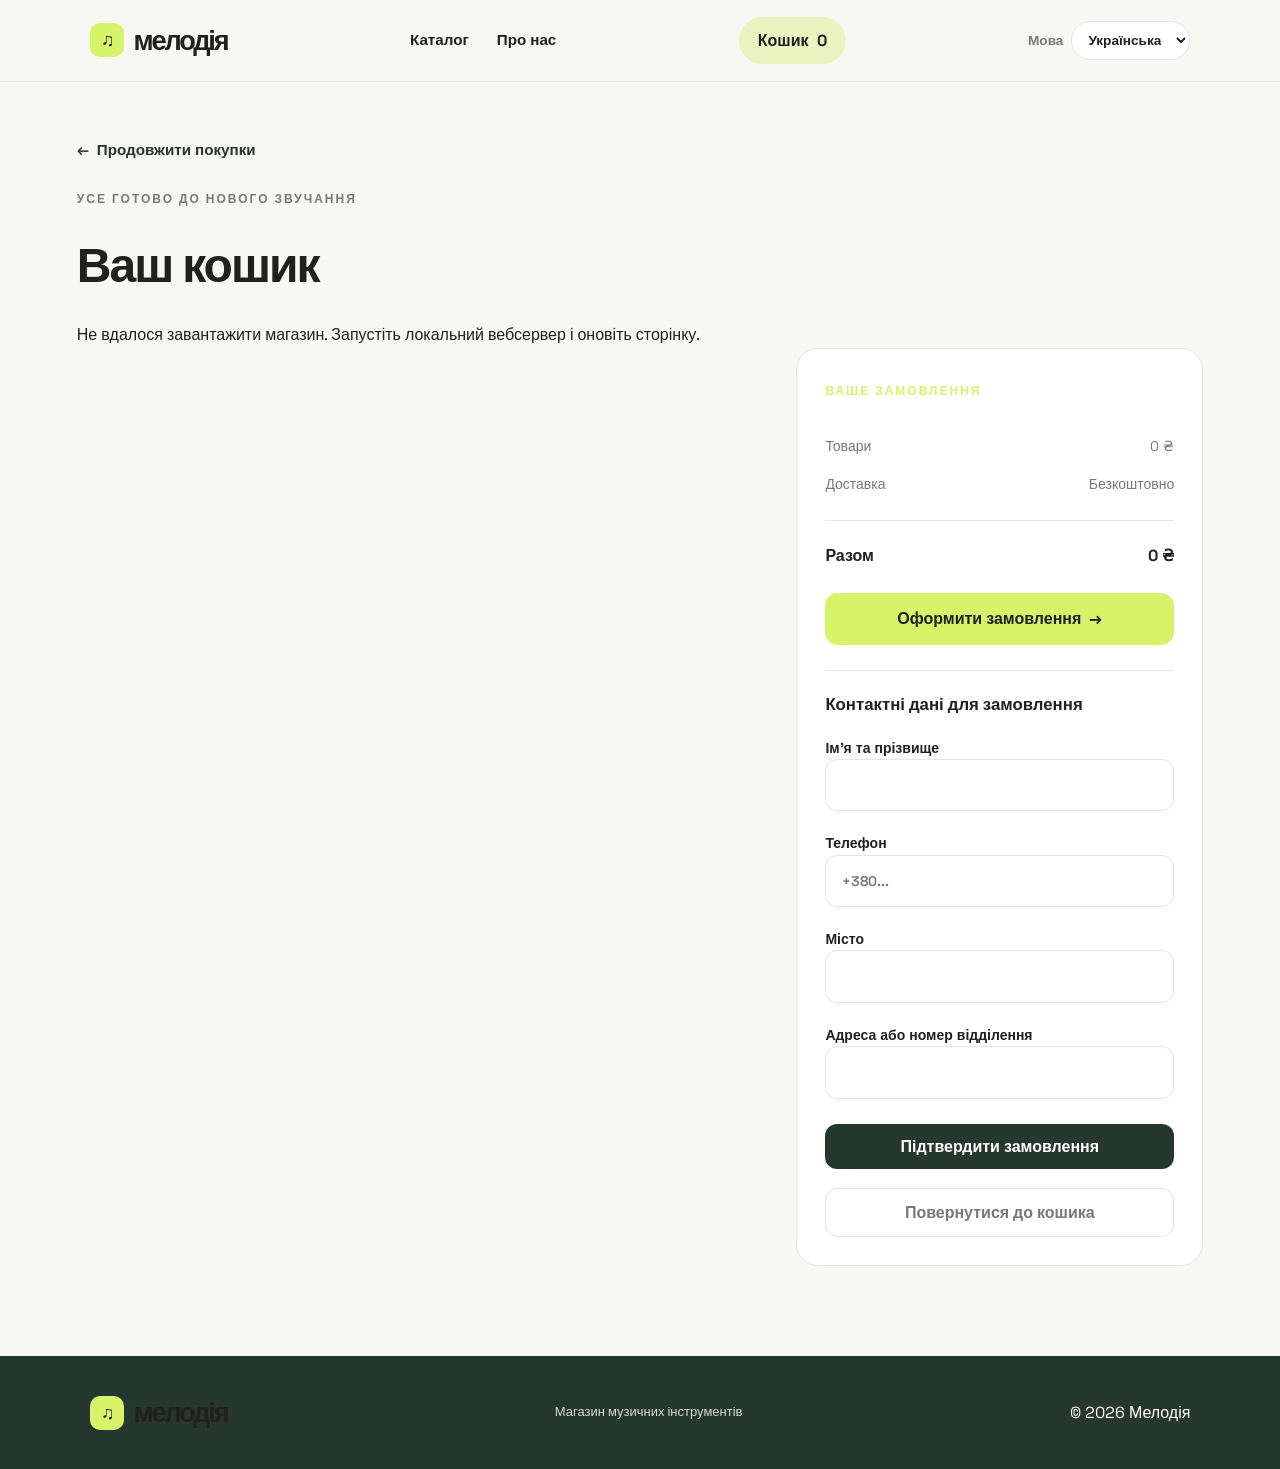
<file: cart.html>
<!DOCTYPE html>
<html lang="uk">
<head>
    <meta charset="UTF-8">
    <meta name="viewport" content="width=device-width, initial-scale=1.0">
    <meta name="description" content="Ваш кошик у магазині музичних інструментів Мелодія." data-i18n-content="cartMetaDescription">
    <title data-i18n="cartTitle">Кошик — Мелодія</title>
    <link rel="stylesheet" href="style.CSS">
    <script src="translations.js" defer></script>
    <script src="script.js" defer></script>
</head>
<body>
    <header class="site-header">
        <a class="brand" href="index.html" aria-label="Мелодія — на головну" data-i18n-aria-label="homeLink">
            <span class="brand-mark" aria-hidden="true">♫</span>
            <span data-i18n="brandName">мелодія</span>
        </a>
        <nav class="main-nav" aria-label="Головна навігація" data-i18n-aria-label="mainNavigation">
            <a href="index.html#catalog" data-i18n="catalog">Каталог</a>
            <a href="index.html#about" data-i18n="about">Про нас</a>
        </nav>
        <a class="cart-link is-current" href="cart.html" aria-current="page">
            <span data-i18n="cart">Кошик</span> <span class="cart-count" data-cart-count>0</span>
        </a>
        <label class="language-switcher">
            <span data-i18n="languageLabel">Мова</span>
            <select data-language-select aria-label="Мова сайту" data-i18n-aria-label="languageLabel">
                <option value="uk">Українська</option>
                <option value="en">English</option>
                <option value="es">Español</option>
                <option value="zh">中文</option>
                <option value="hi">हिन्दी</option>
            </select>
        </label>
    </header>

    <main class="cart-page section-wrap">
        <a class="back-link" href="index.html#catalog">← <span data-i18n="continueShopping">Продовжити покупки</span></a>
        <div class="section-heading cart-heading">
            <div>
                <p class="eyebrow" data-i18n="cartEyebrow">Усе готово до нового звучання</p>
                <h1 data-i18n="yourCart">Ваш кошик</h1>
            </div>
        </div>
        <p class="status-message" id="cart-status" role="status" hidden></p>
        <div class="cart-layout">
            <div class="cart-items" id="cart-items" aria-live="polite"></div>
            <aside class="cart-summary" id="cart-summary">
                <p class="eyebrow" data-i18n="yourOrder">Ваше замовлення</p>
                <div class="summary-row"><span data-i18n="items">Товари</span><span id="cart-subtotal">0 ₴</span></div>
                <div class="summary-row"><span data-i18n="delivery">Доставка</span><span data-i18n="free">Безкоштовно</span></div>
                <div class="summary-total"><span data-i18n="total">Разом</span><span id="cart-total">0 ₴</span></div>
                <button class="button button-dark checkout-button" id="checkout-button" type="button"><span data-i18n="placeOrder">Оформити замовлення</span> <span aria-hidden="true">→</span></button>
                <form class="checkout-form" id="checkout-form" hidden>
                    <p class="checkout-form-title" data-i18n="contactDetails">Контактні дані для замовлення</p>
                    <label class="checkout-field">
                        <span data-i18n="fullName">Ім'я та прізвище</span>
                        <input name="name" type="text" autocomplete="name" required>
                    </label>
                    <label class="checkout-field">
                        <span data-i18n="phone">Телефон</span>
                        <input name="phone" type="tel" autocomplete="tel" placeholder="+380..." required>
                    </label>
                    <label class="checkout-field">
                        <span data-i18n="city">Місто</span>
                        <input name="city" type="text" autocomplete="address-level2" required>
                    </label>
                    <label class="checkout-field">
                        <span data-i18n="address">Адреса або номер відділення</span>
                        <input name="address" type="text" autocomplete="street-address" required>
                    </label>
                    <button class="button button-dark checkout-submit" type="submit" data-i18n="confirmOrder">Підтвердити замовлення</button>
                    <button class="checkout-cancel" id="checkout-cancel" type="button" data-i18n="returnToCart">Повернутися до кошика</button>
                </form>
            </aside>
        </div>
        <section class="checkout-success" id="checkout-success" role="status" aria-live="polite" hidden>
            <span class="success-mark" aria-hidden="true">✓</span>
            <p class="eyebrow" data-i18n="orderComplete">Замовлення оформлено</p>
            <h2><span data-i18n="thankYou">Дякуємо</span>, <span id="success-name"></span>!</h2>
            <p id="success-message"></p>
            <a class="button button-dark" href="index.html#catalog"><span data-i18n="returnToCatalog">Повернутися до каталогу</span> <span aria-hidden="true">→</span></a>
        </section>
    </main>

    <footer class="site-footer">
        <a class="brand brand-footer" href="index.html"><span class="brand-mark" aria-hidden="true">♫</span><span data-i18n="brandName">мелодія</span></a>
        <p data-i18n="footerDescription">Магазин музичних інструментів</p>
        <span data-i18n="copyright">© 2026 Мелодія</span>
    </footer>
</body>
</html>
</file>
<file: style.CSS>
﻿
@import url('https://fonts.googleapis.com/css2?family=Space+Grotesk:wght@400;500;600;700&display=swap');

/* ========================================
   1. ОСНОВНІ НАЛАШТУВАННЯ
======================================== */

:root {
    --bg: #f7f7f3;
    --white: #ffffff;
    --dark: #20211f;
    --green: #25372f;
    --green-light: #3c5748;
    --lime: #d7f36a;
    --lime-hover: #c7e557;
    --gray: #777a73;
    --border: #e5e6df;
    --danger: #c0392b;
    --radius: 18px;
    --shadow: 0 12px 35px rgba(32, 33, 31, 0.07);
}

* {
    margin: 0;
    padding: 0;
    box-sizing: border-box;
}

html {
    scroll-behavior: smooth;
    scroll-padding-top: 30px;
}

body {
    font-family: 'Space Grotesk', Arial, sans-serif;
    background: var(--bg);
    color: var(--dark);
    line-height: 1.6;
}

body,
button,
input,
select,
textarea {
    font-family: 'Space Grotesk', Arial, sans-serif;
}

button,
input,
select,
textarea {
    font-size: inherit;
}

button {
    cursor: pointer;
}

img {
    display: block;
    max-width: 100%;
}

a {
    color: inherit;
    text-decoration: none;
}

button,
input,
select,
textarea {
    -webkit-tap-highlight-color: transparent;
}

::selection {
    background: var(--lime);
    color: var(--dark);
}

/* ========================================
   2. ШАПКА САЙТУ
======================================== */

header,
.site-header {
    min-height: 82px;
    padding: 16px 7%;
    display: flex;
    justify-content: space-between;
    align-items: center;
    gap: 25px;
    background: var(--bg);
    border-bottom: 1px solid var(--border);
}

.logo,
.logo a {
    font-size: 28px;
    font-weight: 700;
    letter-spacing: -1.5px;
}

.logo span {
    color: #758d35;
}

nav {
    display: flex;
    align-items: center;
    gap: 28px;
}

nav a {
    font-size: 14px;
    font-weight: 600;
    transition: color 0.2s ease;
}

nav a:hover {
    color: #718447;
}

.cart-link,
.cart-button {
    display: inline-flex;
    align-items: center;
    justify-content: center;
    gap: 8px;
    padding: 11px 19px;
    border: none;
    border-radius: 30px;
    background: var(--lime);
    color: var(--dark);
    font-weight: 700;
    transition: background 0.2s ease;
}

.cart-link:hover,
.cart-button:hover {
    background: var(--lime-hover);
}

.brand {
    display: inline-flex;
    align-items: center;
    gap: 10px;
    color: var(--dark);
    font-size: 1.7rem;
    font-weight: 700;
    letter-spacing: -0.08em;
}

.brand-mark {
    display: inline-flex;
    align-items: center;
    justify-content: center;
    width: 34px;
    height: 34px;
    border-radius: 10px;
    background: var(--lime);
    color: var(--dark);
    font-size: 18px;
    line-height: 1;
}

.main-nav {
    display: flex;
    align-items: center;
    gap: 28px;
}

.main-nav a {
    color: var(--dark);
    font-size: 0.95rem;
    font-weight: 600;
}

.language-switcher {
    display: inline-flex;
    align-items: center;
    gap: 8px;
    color: var(--gray);
    font-size: 0.85rem;
    font-weight: 600;
}

.language-switcher select {
    padding: 9px 12px;
    border: 1px solid var(--border);
    border-radius: 20px;
    background: var(--white);
    color: var(--dark);
    font: inherit;
}

.is-current {
    background: #eaf3bf;
}

.button,
.button-dark {
    display: inline-flex;
    align-items: center;
    justify-content: center;
    gap: 8px;
    padding: 14px 20px;
    border: none;
    border-radius: 12px;
    background: var(--green);
    color: var(--white);
    font-weight: 700;
    line-height: 1.2;
    transition: transform 0.2s ease, background 0.2s ease;
}

.button:hover,
.button-dark:hover {
    background: var(--green-light);
    transform: translateY(-1px);
}

/* ========================================
   3. ГОЛОВНИЙ БАНЕР
======================================== */

.hero {
    width: 86%;
    min-height: 480px;
    margin: 30px auto 75px;
    padding: 60px;
    display: flex;
    align-items: center;
    border-radius: 28px;
    overflow: hidden;
    background:
        linear-gradient(
            90deg,
            rgba(20, 38, 30, 0.97) 0%,
            rgba(20, 38, 30, 0.83) 48%,
            rgba(20, 38, 30, 0.12) 100%
        ),
        url("img/hero-guitar.jpg.jpg") center 55% / cover no-repeat;
    color: var(--white);
}

.hero-content {
    max-width: 550px;
}

.hero-tag,
.eyebrow {
    display: inline-block;
    margin-bottom: 18px;
    color: var(--lime);
    font-size: 12px;
    font-weight: 700;
    letter-spacing: 2px;
    text-transform: uppercase;
}

.hero h1 {
    margin-bottom: 22px;
    font-size: clamp(38px, 5vw, 66px);
    line-height: 1.08;
    letter-spacing: -2.5px;
}

.hero p {
    max-width: 440px;
    margin-bottom: 30px;
    color: #e0e5dd;
    font-size: 16px;
}

.hero-button,
.primary-button {
    display: inline-flex;
    align-items: center;
    justify-content: center;
    padding: 15px 25px;
    border: none;
    border-radius: 30px;
    background: var(--lime);
    color: var(--dark);
    font-weight: 700;
    transition: transform 0.2s ease, background 0.2s ease;
}

.hero-button:hover,
.primary-button:hover {
    background: var(--lime-hover);
    transform: translateY(-2px);
}

.about {
    width: min(86%, 980px);
    margin: 0 auto 88px;
    padding: 18px 28px 12px;
    text-align: center;
}

.about .eyebrow {
    display: inline-block;
    margin-bottom: 16px;
    color: var(--green);
    font-size: 12px;
    letter-spacing: 2px;
    text-transform: uppercase;
}

.about h2 {
    max-width: 760px;
    margin: 0 auto 18px;
    font-size: clamp(32px, 4vw, 64px);
    line-height: 1.08;
    letter-spacing: -2px;
}

.about p:not(.eyebrow) {
    max-width: 720px;
    margin: 0 auto;
    color: var(--gray);
    font-size: clamp(16px, 1.8vw, 20px);
    line-height: 1.6;
}

/* ========================================
   4. ЗАГОЛОВКИ СЕКЦІЙ
======================================== */

section {
    scroll-margin-top: 25px;
}

.section-heading {
    width: 86%;
    margin: 0 auto 30px;
    display: flex;
    justify-content: space-between;
    align-items: end;
    gap: 20px;
}

.section-heading h2,
.catalog-title {
    font-size: clamp(28px, 3.5vw, 42px);
    line-height: 1.2;
    letter-spacing: -1.5px;
}

.section-heading p {
    margin-top: 8px;
    color: var(--gray);
}

/* ========================================
   5. КАТАЛОГ І ФІЛЬТРИ
======================================== */

.catalog-section {
    padding-bottom: 85px;
}

.catalog-container {
    width: 86%;
    margin: 0 auto;
}

.catalog-toolbar {
    width: 86%;
    margin: 0 auto 28px;
    display: flex;
    justify-content: space-between;
    align-items: center;
    flex-wrap: wrap;
    gap: 15px;
}

#category-filters,
.filters {
    display: flex;
    align-items: center;
    flex-wrap: wrap;
    gap: 9px;
}

.filter-chip,
.filters button,
.filter-button {
    padding: 10px 17px;
    border: 1px solid var(--border);
    border-radius: 30px;
    background: var(--white);
    color: var(--dark);
    transition: background 0.2s ease, color 0.2s ease;
}

.filter-chip:hover,
.filters button:hover,
.filter-button:hover {
    border-color: var(--green);
}

.filter-chip.is-active,
.filters button.active,
.filter-button.active {
    border-color: var(--green);
    background: var(--green);
    color: var(--white);
}

#product-search,
.search-input,
input[type="search"] {
    width: 230px;
    max-width: 100%;
    padding: 12px 17px;
    border: 1px solid var(--border);
    border-radius: 30px;
    background: var(--white);
    outline: none;
    transition: border-color 0.2s ease;
}

.search-box {
    display: block;
    width: 230px;
    max-width: 100%;
}

#product-search:focus,
.search-input:focus,
input[type="search"]:focus {
    border-color: var(--green);
}

#product-sort,
.sort-select,
select {
    padding: 12px 15px;
    border: 1px solid var(--border);
    border-radius: 30px;
    background: var(--white);
    color: var(--dark);
    outline: none;
}

#product-sort {
    appearance: none;
}

#catalog-status {
    width: 86%;
    margin: 0 auto 20px;
    color: var(--gray);
    font-size: 14px;
}

/* ========================================
   6. СІТКА ТОВАРІВ
======================================== */

#product-grid,
.products-grid,
#products-grid,
#catalog-grid {
    display: grid;
    grid-template-columns: repeat(auto-fit, minmax(min(100%, 240px), 240px));
    justify-content: center;
    align-items: stretch;
    gap: 22px;
    padding: 24px;
    border: 1px solid var(--border);
    border-radius: 24px;
    background: var(--white);
}

.product-category-row {
    display: grid;
    grid-column: 1 / -1;
    gap: 14px;
}

.product-category-row > h3 {
    text-align: center;
    font-size: 22px;
    letter-spacing: -0.5px;
}

.product-category-grid {
    width: 100%;
    max-width: 764px;
    margin: 0 auto;
    display: grid;
    grid-template-columns: repeat(auto-fit, minmax(min(100%, 240px), min(100%, 240px)));
    justify-content: center;
    align-items: stretch;
    gap: 22px;
}

/* ========================================
   7. КАРТКИ ТОВАРІВ
======================================== */

.product-card {
    min-width: 0;
    display: flex;
    flex-direction: column;
    overflow: hidden;
    border: 1px solid var(--border);
    border-radius: 20px;
    background: var(--white);
    transition: transform 0.25s ease, box-shadow 0.25s ease;
}

.product-card:hover {
    transform: translateY(-5px);
    box-shadow: var(--shadow);
}

.product-image {
    position: relative;
    width: 100%;
    aspect-ratio: 1;
    display: flex;
    align-items: center;
    justify-content: center;
    overflow: hidden;
    background: #f0f1eb;
}

.favorite-button {
    position: absolute;
    z-index: 1;
    top: 12px;
    right: 12px;
    width: 42px;
    height: 42px;
    display: inline-flex;
    align-items: center;
    justify-content: center;
    border: 1px solid rgba(32, 33, 31, 0.08);
    border-radius: 50%;
    background: var(--white);
    color: var(--dark);
    font-size: 25px;
    line-height: 1;
    transition: color 0.2s ease, transform 0.2s ease, background 0.2s ease;
}

.favorite-button:hover {
    transform: scale(1.08);
}

.favorite-button.is-favorite {
    background: #fff0ee;
    color: var(--danger);
}

.product-image-button {
    width: 100%;
    height: 100%;
    padding: 0;
    border: 0;
    background: transparent;
}

.product-image img {
    width: 100%;
    height: 100%;
    object-fit: cover;
    mix-blend-mode: multiply;
    transition: transform 0.3s ease;
}

.product-card:hover .product-image img {
    transform: scale(1.05);
}

.product-icon {
    font-size: 68px;
}

.product-info {
    flex: 1;
    display: flex;
    flex-direction: column;
    padding: 20px;
}

.product-category {
    margin-bottom: 8px;
    color: #718447;
    font-size: 11px;
    font-weight: 700;
    letter-spacing: 1px;
    text-transform: uppercase;
}

.product-name {
    margin-bottom: 9px;
    font-size: 18px;
    line-height: 1.35;
}

.product-description {
    flex: 1;
    margin-bottom: 18px;
    color: var(--gray);
    font-size: 13px;
    line-height: 1.6;
}

.product-bottom {
    display: flex;
    flex-direction: column;
    align-items: stretch;
    gap: 13px;
    margin-top: auto;
}

.product-price {
    font-size: 23px;
    font-weight: 700;
    letter-spacing: -0.5px;
}

.add-button {
    width: 100%;
    padding: 12px 14px;
    border: none;
    border-radius: 12px;
    background: var(--green);
    color: var(--white);
    font-weight: 600;
    transition: background 0.2s ease, transform 0.2s ease;
}

.add-button:hover {
    background: var(--green-light);
    transform: translateY(-2px);
}

/* ========================================
   8. СТОРІНКА КОШИКА
======================================== */

.cart-page {
    width: min(88%, 1200px);
    margin: 48px auto 90px;
}

.back-link {
    display: inline-flex;
    align-items: center;
    gap: 8px;
    margin-bottom: 20px;
    color: var(--green);
    font-size: 0.95rem;
    font-weight: 600;
}

.back-link:hover {
    text-decoration: underline;
}

.cart-heading {
    width: 100%;
    margin: 0 0 18px;
    display: block;
}

.cart-heading h1 {
    margin-bottom: 0;
    font-size: clamp(34px, 4vw, 52px);
    letter-spacing: -0.08em;
}

.cart-section,
.cart-page {
    width: 88%;
    max-width: 1200px;
    margin: 55px auto 90px;
}

.cart-section h1,
.cart-page h1 {
    margin-bottom: 8px;
    font-size: clamp(32px, 4vw, 48px);
    letter-spacing: -2px;
}

.cart-subtitle {
    margin-bottom: 35px;
    color: var(--gray);
}

.cart-layout {
    display: grid;
    grid-template-columns: minmax(0, 1.7fr) minmax(280px, 1fr);
    align-items: start;
    gap: 28px;
}

.cart-items {
    display: flex;
    flex-direction: column;
    gap: 16px;
}

/* Картка товару в кошику */

.cart-item {
    min-width: 0;
    display: flex;
    flex-wrap: wrap;
    align-items: center;
    gap: 20px;
    padding: 20px;
    border: 1px solid var(--border);
    border-radius: 20px;
    background: var(--white);
    transition: box-shadow 0.2s ease, transform 0.2s ease;
}

.cart-item:hover {
    transform: translateY(-2px);
    box-shadow: var(--shadow);
}

.cart-item img {
    width: 115px;
    height: 115px;
    flex-shrink: 0;
    padding: 9px;
    border-radius: 14px;
    background: #f0f1eb;
    object-fit: contain;
}

.cart-item-details {
    flex: 1;
    min-width: 0;
}

.cart-item-info {
    flex: 1;
    min-width: 0;
}

.cart-item-info h3 {
    margin-bottom: 5px;
    font-size: 18px;
}

.cart-item-info p {
    color: var(--gray);
    font-size: 13px;
}

.cart-item-price {
    margin-top: 10px;
    font-size: 21px;
    font-weight: 700;
}

.quantity-control {
    display: flex;
    align-items: center;
    flex: 1 0 100%;
    order: 2;
    gap: 10px;
}

.quantity-control button {
    flex: 1;
    min-width: 0;
    height: 40px;
    border: 0;
    border-radius: 10px;
    background: var(--green);
    color: var(--white);
    font-size: 18px;
    transition: background 0.2s ease;
}

.quantity-control button:hover {
    background: var(--green-light);
}

.quantity-control span {
    min-width: 40px;
    text-align: center;
    font-weight: 700;
}

/* Кількість товару */

.cart-item-actions {
    display: flex;
    align-items: center;
    flex-wrap: wrap;
    gap: 10px;
    margin-top: 13px;
}

.quantity-btn {
    width: 35px;
    height: 35px;
    border: 1px solid var(--border);
    border-radius: 10px;
    background: var(--white);
    color: var(--dark);
    font-size: 18px;
    transition: background 0.2s ease;
}

.quantity-btn:hover {
    background: var(--lime);
}

.quantity-value {
    min-width: 22px;
    text-align: center;
    font-weight: 700;
}

.remove-button {
    order: 1;
    padding: 7px 10px;
    border: none;
    border-radius: 8px;
    background: transparent;
    color: var(--gray);
    cursor: pointer;
    transition: color 0.2s ease, background 0.2s ease;
}

.remove-button:hover {
    background: #fff0ee;
    color: var(--danger);
}

/* ========================================
   9. ПІДСУМОК ЗАМОВЛЕННЯ
======================================== */

.cart-summary {
    position: sticky;
    top: 25px;
    padding: 28px;
    border: 1px solid var(--border);
    border-radius: 22px;
    background: var(--white);
}

.cart-summary h2 {
    margin-bottom: 24px;
    font-size: 24px;
    letter-spacing: -0.5px;
}

.summary-row {
    display: flex;
    justify-content: space-between;
    align-items: center;
    gap: 14px;
    margin: 16px 0;
    color: var(--gray);
    font-size: 14px;
}

.summary-row strong {
    color: var(--dark);
}

.summary-total {
    display: flex;
    justify-content: space-between;
    align-items: center;
    gap: 12px;
    margin-top: 24px;
    padding-top: 22px;
    border-top: 1px solid var(--border);
    font-weight: 700;
}

.summary-total strong {
    font-size: 25px;
    letter-spacing: -0.5px;
}

.checkout-button {
    width: 100%;
    margin-top: 25px;
    padding: 16px;
    border: none;
    border-radius: 13px;
    background: var(--lime);
    color: var(--dark);
    font-weight: 700;
    transition: background 0.2s ease, transform 0.2s ease;
}

.checkout-button:hover {
    background: var(--lime-hover);
    transform: translateY(-2px);
}

.checkout-form {
    display: grid;
    gap: 16px;
    margin-top: 24px;
    padding-top: 20px;
    border-top: 1px solid var(--border);
}

.checkout-form-title {
    margin-bottom: 4px;
    font-size: 1.05rem;
    font-weight: 700;
}

.checkout-field {
    display: grid;
    gap: 8px;
    font-size: 0.9rem;
    font-weight: 600;
    color: var(--dark);
}

.checkout-field input {
    width: 100%;
    padding: 13px 14px;
    border: 1px solid var(--border);
    border-radius: 12px;
    background: #f9faf6;
    color: var(--dark);
    font: inherit;
}

.checkout-field input:focus {
    border-color: var(--green);
    outline: none;
    box-shadow: 0 0 0 4px rgba(37, 55, 47, 0.08);
}

.checkout-form-note {
    color: var(--gray);
    font-size: 0.8rem;
    line-height: 1.5;
}

.checkout-submit,
.checkout-cancel {
    width: 100%;
    margin-top: 4px;
    padding: 13px 16px;
    border: none;
    border-radius: 12px;
    font-weight: 700;
}

.checkout-submit {
    background: var(--green);
    color: var(--white);
}

.checkout-cancel {
    background: transparent;
    color: var(--gray);
    border: 1px solid var(--border);
}

.continue-shopping {
    display: inline-block;
    margin-top: 20px;
    color: var(--green);
    font-size: 14px;
    font-weight: 600;
}

.continue-shopping:hover {
    text-decoration: underline;
}

/* ========================================
   10. ПОРОЖНІЙ КОШИК
======================================== */

.empty-cart {
    padding: 55px 25px;
    border: 1px dashed #d8dbd0;
    border-radius: 22px;
    background: linear-gradient(180deg, #ffffff 0%, #f6f7f2 100%);
    text-align: center;
}

.empty-cart h2 {
    margin-bottom: 10px;
    font-size: 25px;
}

.empty-cart p {
    margin-bottom: 22px;
    color: var(--gray);
}

.checkout-success {
    width: min(90%, 720px);
    margin: 32px auto 40px;
    padding: 40px 30px;
    border: 1px solid #dfe8c7;
    border-radius: 24px;
    background: linear-gradient(180deg, #f8fbef 0%, #f1f5eb 100%);
    text-align: center;
}

.success-mark {
    display: inline-flex;
    align-items: center;
    justify-content: center;
    width: 64px;
    height: 64px;
    margin-bottom: 18px;
    border-radius: 50%;
    background: var(--lime);
    color: var(--dark);
    font-size: 2rem;
    font-weight: 700;
}

.checkout-success h2 {
    margin-bottom: 12px;
    font-size: clamp(30px, 4vw, 42px);
    letter-spacing: -0.06em;
}

.checkout-success p {
    margin-bottom: 20px;
    color: var(--gray);
}

/* ========================================
   11. ФОРМА ОФОРМЛЕННЯ
======================================== */

.checkout-section {
    width: 88%;
    max-width: 850px;
    margin: 45px auto 80px;
    padding: 30px;
    border: 1px solid var(--border);
    border-radius: 22px;
    background: var(--white);
}

.checkout-section h2 {
    margin-bottom: 20px;
    font-size: 26px;
}

.checkout-form {
    display: grid;
    gap: 15px;
    margin-top: 25px;
}

.checkout-form label {
    display: block;
    margin-bottom: 6px;
    font-size: 14px;
    font-weight: 600;
}

.checkout-form input,
.checkout-form textarea,
.checkout-form select {
    width: 100%;
    padding: 14px 16px;
    border: 1px solid var(--border);
    border-radius: 12px;
    background: var(--white);
    color: var(--dark);
    outline: none;
    transition: border-color 0.2s ease;
}

.checkout-form input:focus,
.checkout-form textarea:focus,
.checkout-form select:focus {
    border-color: var(--green);
}

.checkout-form textarea {
    min-height: 100px;
    resize: vertical;
}

/* ========================================
   12. ПОВІДОМЛЕННЯ
======================================== */

.success-message {
    padding: 15px 18px;
    border: 1px solid #d4e8a1;
    border-radius: 12px;
    background: #f1f8df;
    color: #344923;
}

.error-message {
    padding: 15px 18px;
    border: 1px solid #f0c5bf;
    border-radius: 12px;
    background: #fff0ee;
    color: #922b21;
}

/* ========================================
   13. ПІДВАЛ САЙТУ
======================================== */

footer {
    padding: 35px 7%;
    display: flex;
    justify-content: space-between;
    align-items: center;
    flex-wrap: wrap;
    gap: 18px;
    background: var(--green);
    color: var(--white);
}

footer p {
    color: #d3dbd1;
    font-size: 13px;
}

footer a:hover {
    color: var(--lime);
}

/* ========================================
   14. АНІМАЦІЇ ТА ФОКУС
======================================== */

button:focus-visible,
a:focus-visible,
input:focus-visible,
select:focus-visible,
textarea:focus-visible {
    outline: 3px solid #a6c74b;
    outline-offset: 3px;
}

@media (prefers-reduced-motion: reduce) {
    *,
    *::before,
    *::after {
        scroll-behavior: auto !important;
        animation-duration: 0.01ms !important;
        transition-duration: 0.01ms !important;
    }
}

/* ========================================
   15. ПЛАНШЕТИ
======================================== */

@media (max-width: 1050px) {
    .hero {
        padding: 45px;
    }

    .cart-layout {
        grid-template-columns: minmax(0, 1.3fr) minmax(260px, 1fr);
        gap: 18px;
    }

    .cart-summary {
        padding: 22px;
    }
}

/* ========================================
   16. МОБІЛЬНІ ПРИСТРОЇ
======================================== */

@media (max-width: 760px) {
    header,
    .site-header {
        padding: 18px 5%;
        flex-wrap: wrap;
    }

    nav {
        flex-wrap: wrap;
        gap: 15px;
    }

    .hero {
        width: 90%;
        min-height: 410px;
        margin: 20px auto 50px;
        padding: 30px;
        background-position: center;
    }

    .section-heading,
    .catalog-container {
        width: 90%;
    }

    .section-heading {
        align-items: flex-start;
        flex-direction: column;
    }

    .search-box {
        width: 100%;
    }

    .catalog-toolbar {
        width: 90%;
        align-items: stretch;
        flex-direction: column;
    }

    #catalog-status {
        width: 90%;
    }

    #product-search,
    .search-input,
    input[type="search"] {
        width: 100%;
    }

    #product-sort,
    .sort-select {
        width: 100%;
    }

    #product-grid,
    .products-grid,
    #products-grid,
    #catalog-grid {
        gap: 14px;
        padding: 16px;
    }

    .product-category-grid {
        gap: 14px;
    }

    .product-info {
        padding: 14px;
    }

    .product-name {
        font-size: 16px;
    }

    .product-price {
        font-size: 19px;
    }

    .cart-section {
        width: 90%;
        margin-top: 35px;
    }

    .cart-layout {
        grid-template-columns: 1fr;
    }

    .cart-summary {
        position: static;
    }

    .checkout-section {
        width: 90%;
        padding: 22px;
    }
}

/* ========================================
   17. МАЛЕНЬКІ ЕКРАНИ
======================================== */

@media (max-width: 480px) {
    .logo,
    .logo a {
        font-size: 24px;
    }

    nav {
        width: 100%;
        gap: 12px;
    }

    nav a {
        font-size: 13px;
    }

    .hero {
        min-height: 380px;
        padding: 24px;
        border-radius: 20px;
    }

    .hero h1 {
        font-size: 38px;
        letter-spacing: -1.5px;
    }

    .hero p {
        font-size: 14px;
    }

    #product-grid,
    .products-grid,
    #products-grid,
    #catalog-grid {
        padding: 12px;
    }

    .cart-item {
        align-items: flex-start;
        gap: 12px;
        padding: 13px;
    }

    .cart-item img {
        width: 85px;
        height: 85px;
    }

    .cart-item-info h3 {
        font-size: 15px;
    }

    .cart-item-price {
        font-size: 17px;
    }

    .cart-item-actions {
        gap: 7px;
    }

    .cart-summary {
        padding: 20px;
    }

    .summary-total strong {
        font-size: 21px;
    }

    .checkout-section {
        padding: 18px;
    }

    footer {
        padding: 28px 5%;
        flex-direction: column;
        align-items: flex-start;
    }
}
</file>
